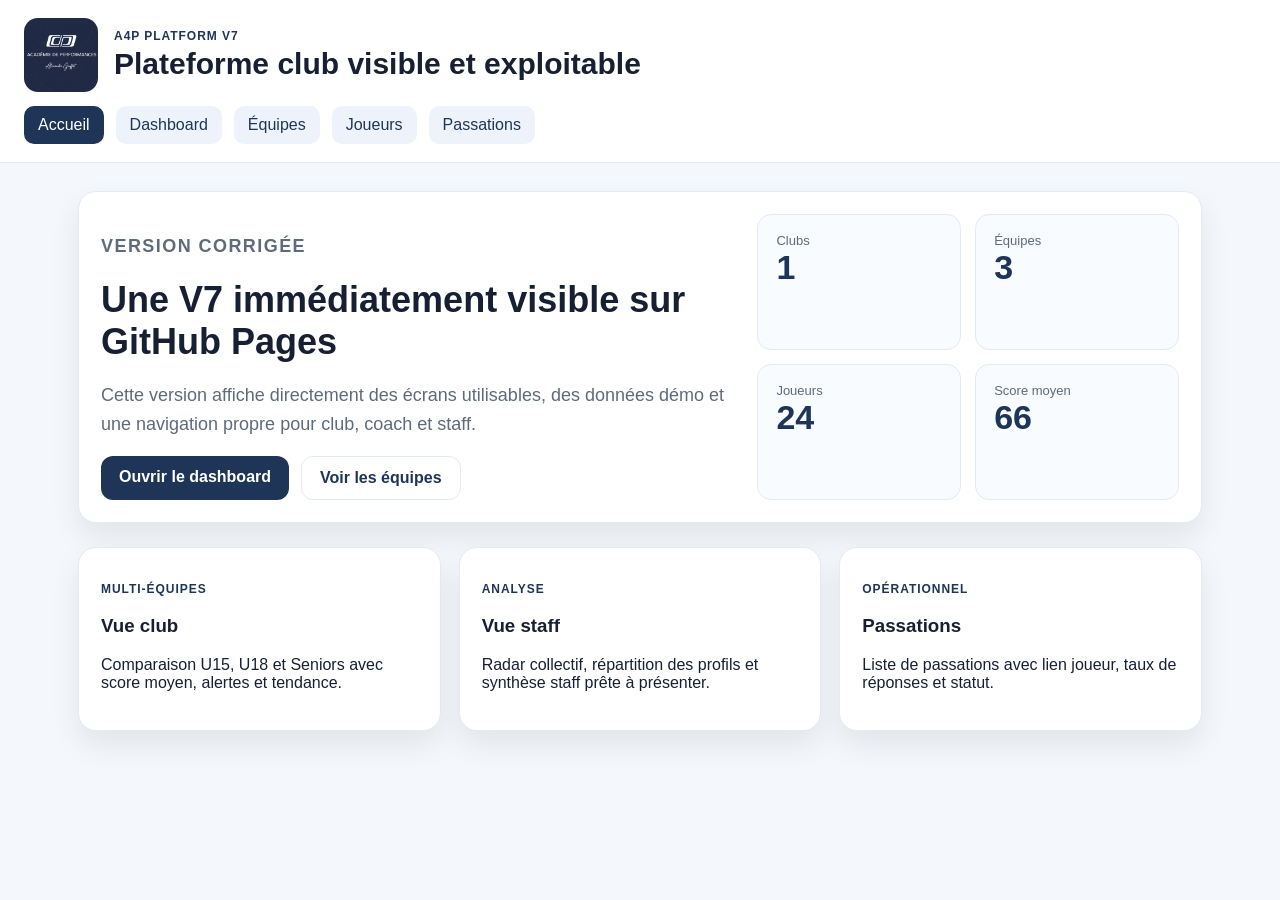
<file: index.html>
<!DOCTYPE html>
<html lang="fr">
<head>
  <meta charset="UTF-8" />
  <meta name="viewport" content="width=device-width, initial-scale=1.0" />
  <title>A4P Platform V7</title>
  <link rel="stylesheet" href="css/style.css" />
</head>
<body>
  <header class="topbar">
    <div class="brand">
      <img src="assets/logo-a4p.png" alt="A4P" class="logo" />
      <div>
        <div class="eyebrow">A4P Platform V7</div>
        <h1>Plateforme club visible et exploitable</h1>
      </div>
    </div>
    <nav class="nav">
      <a href="index.html" class="active">Accueil</a>
      <a href="dashboard.html">Dashboard</a>
      <a href="equipes.html">Équipes</a>
      <a href="joueurs.html">Joueurs</a>
      <a href="passations.html">Passations</a>
    </nav>
  </header>

  <main class="container">
    <section class="hero card">
      <div>
        <p class="eyebrow">Version corrigée</p>
        <h2>Une V7 immédiatement visible sur GitHub Pages</h2>
        <p>Cette version affiche directement des écrans utilisables, des données démo et une navigation propre pour club, coach et staff.</p>
        <div class="actions">
          <a class="btn" href="dashboard.html">Ouvrir le dashboard</a>
          <a class="btn secondary" href="equipes.html">Voir les équipes</a>
        </div>
      </div>
      <div class="hero-panel">
        <div class="metric"><span>Clubs</span><strong>1</strong></div>
        <div class="metric"><span>Équipes</span><strong>3</strong></div>
        <div class="metric"><span>Joueurs</span><strong>24</strong></div>
        <div class="metric"><span>Score moyen</span><strong>66</strong></div>
      </div>
    </section>

    <section class="grid three">
      <article class="card">
        <p class="eyebrow">Multi-équipes</p>
        <h3>Vue club</h3>
        <p>Comparaison U15, U18 et Seniors avec score moyen, alertes et tendance.</p>
      </article>
      <article class="card">
        <p class="eyebrow">Analyse</p>
        <h3>Vue staff</h3>
        <p>Radar collectif, répartition des profils et synthèse staff prête à présenter.</p>
      </article>
      <article class="card">
        <p class="eyebrow">Opérationnel</p>
        <h3>Passations</h3>
        <p>Liste de passations avec lien joueur, taux de réponses et statut.</p>
      </article>
    </section>
  </main>
</body>
</html>
</file>
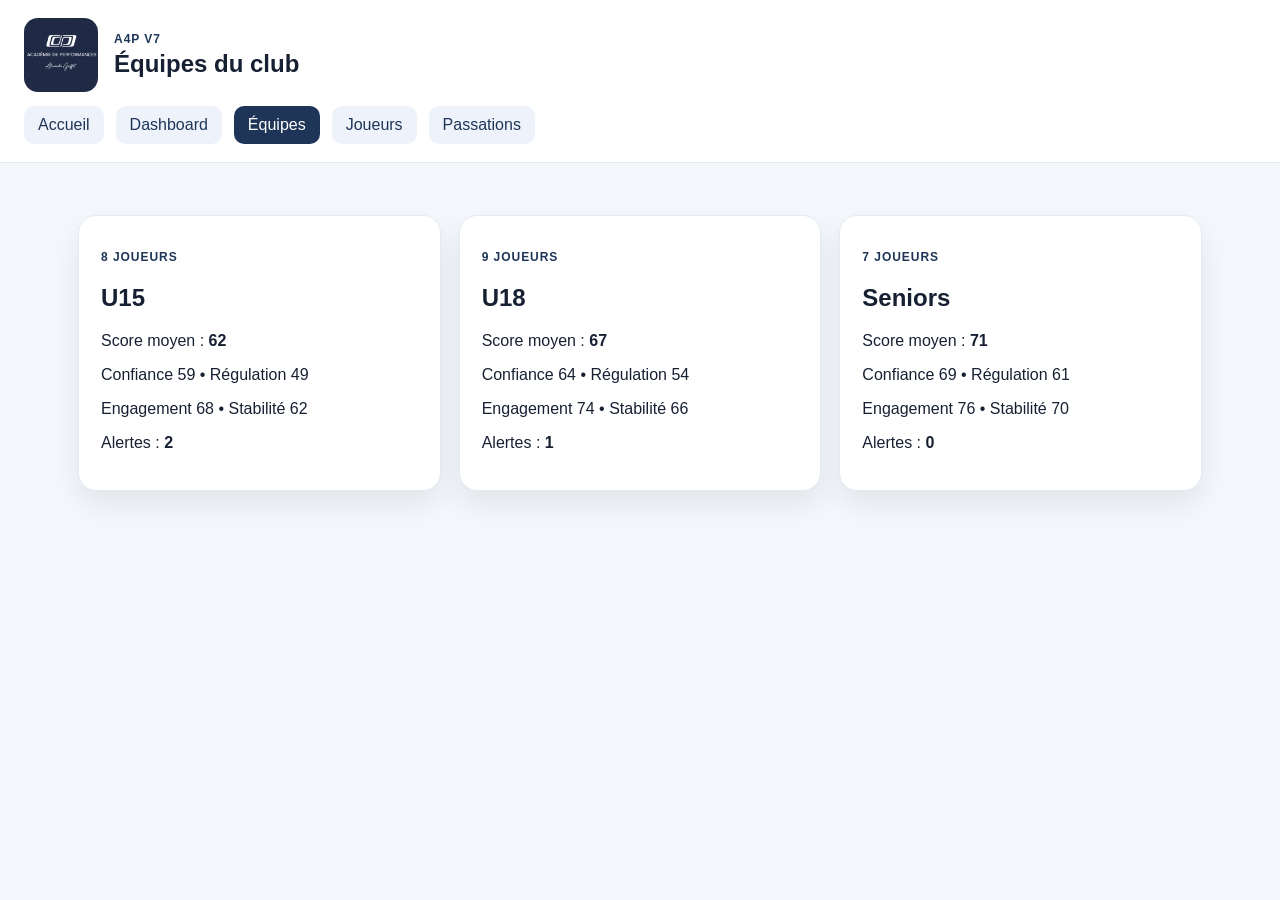
<file: equipes.html>
<!DOCTYPE html>
<html lang="fr">
<head>
  <meta charset="UTF-8" />
  <meta name="viewport" content="width=device-width, initial-scale=1.0" />
  <title>Équipes | A4P V7</title>
  <link rel="stylesheet" href="css/style.css" />
  <script defer src="js/equipes.js"></script>
</head>
<body>
  <header class="topbar">
    <div class="brand small"><img src="assets/logo-a4p.png" alt="A4P" class="logo" /><div><div class="eyebrow">A4P V7</div><h1>Équipes du club</h1></div></div>
    <nav class="nav"><a href="index.html">Accueil</a><a href="dashboard.html">Dashboard</a><a href="equipes.html" class="active">Équipes</a><a href="joueurs.html">Joueurs</a><a href="passations.html">Passations</a></nav>
  </header>
  <main class="container">
    <section class="grid three" id="teamsGrid"></section>
  </main>
</body>
</html>
</file>
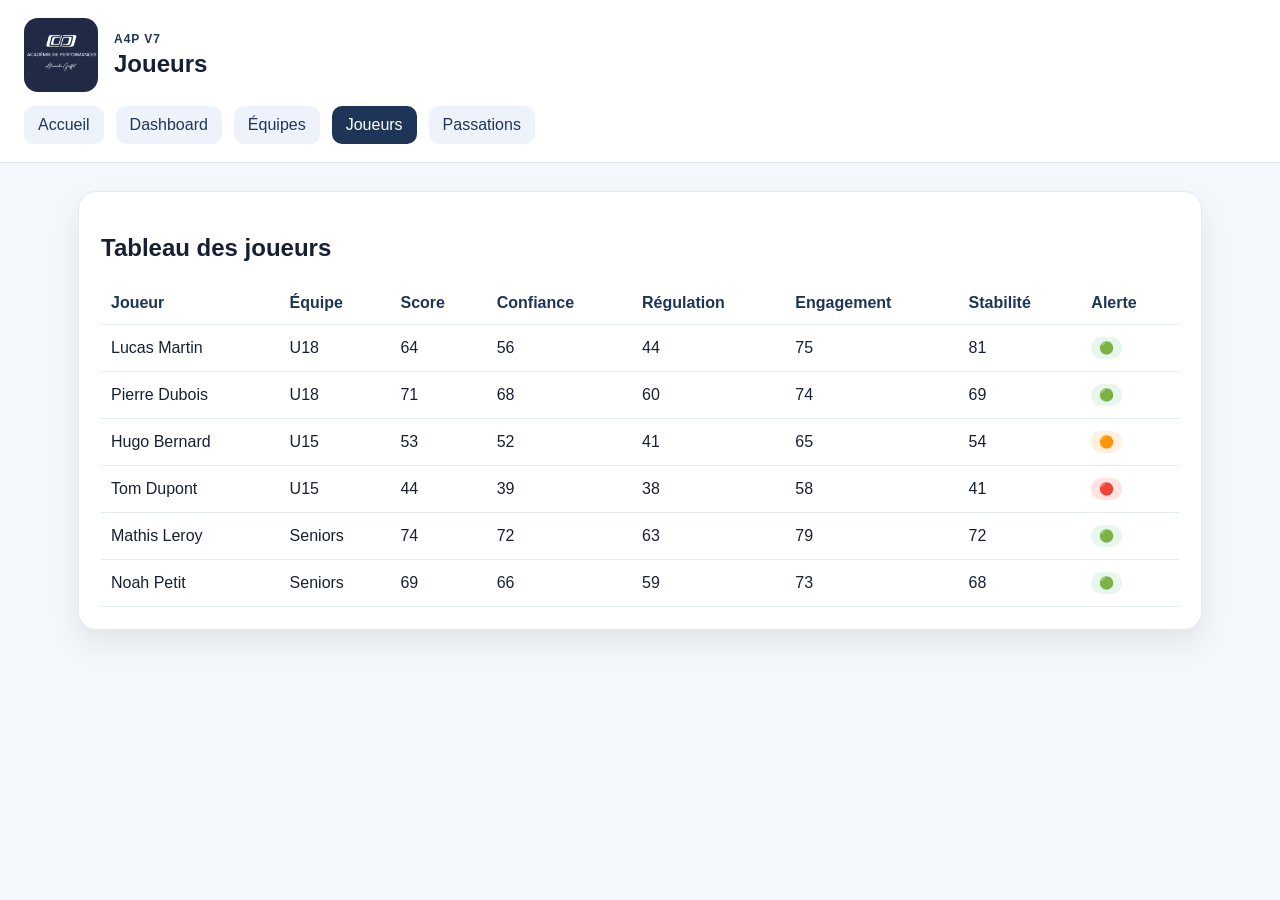
<file: joueurs.html>
<!DOCTYPE html>
<html lang="fr">
<head>
  <meta charset="UTF-8" />
  <meta name="viewport" content="width=device-width, initial-scale=1.0" />
  <title>Joueurs | A4P V7</title>
  <link rel="stylesheet" href="css/style.css" />
  <script defer src="js/joueurs.js"></script>
</head>
<body>
  <header class="topbar">
    <div class="brand small"><img src="assets/logo-a4p.png" alt="A4P" class="logo" /><div><div class="eyebrow">A4P V7</div><h1>Joueurs</h1></div></div>
    <nav class="nav"><a href="index.html">Accueil</a><a href="dashboard.html">Dashboard</a><a href="equipes.html">Équipes</a><a href="joueurs.html" class="active">Joueurs</a><a href="passations.html">Passations</a></nav>
  </header>
  <main class="container">
    <section class="card">
      <h2>Tableau des joueurs</h2>
      <table>
        <thead>
          <tr><th>Joueur</th><th>Équipe</th><th>Score</th><th>Confiance</th><th>Régulation</th><th>Engagement</th><th>Stabilité</th><th>Alerte</th></tr>
        </thead>
        <tbody id="playersBody"></tbody>
      </table>
    </section>
  </main>
</body>
</html>
</file>
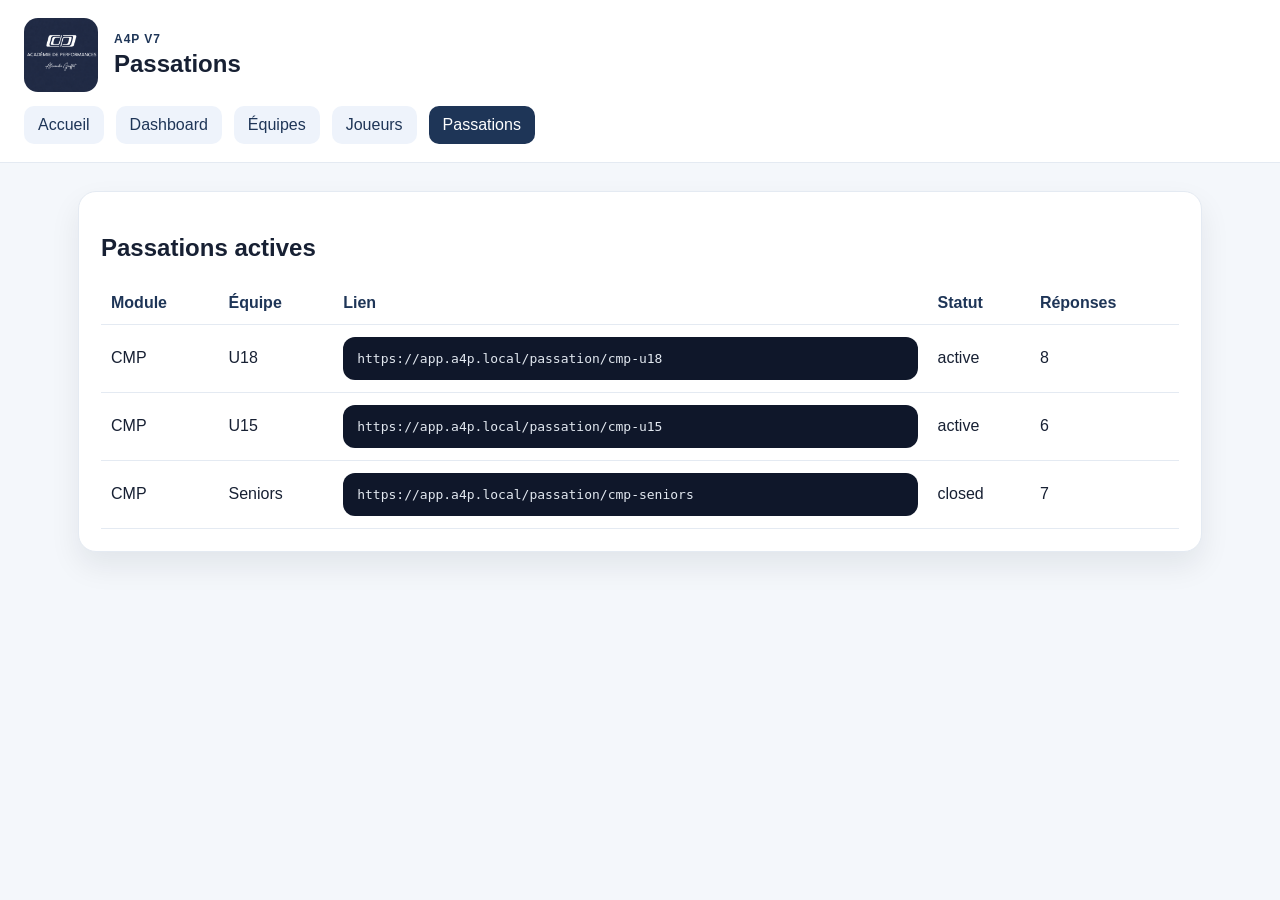
<file: passations.html>
<!DOCTYPE html>
<html lang="fr">
<head>
  <meta charset="UTF-8" />
  <meta name="viewport" content="width=device-width, initial-scale=1.0" />
  <title>Passations | A4P V7</title>
  <link rel="stylesheet" href="css/style.css" />
  <script defer src="js/passations.js"></script>
</head>
<body>
  <header class="topbar">
    <div class="brand small"><img src="assets/logo-a4p.png" alt="A4P" class="logo" /><div><div class="eyebrow">A4P V7</div><h1>Passations</h1></div></div>
    <nav class="nav"><a href="index.html">Accueil</a><a href="dashboard.html">Dashboard</a><a href="equipes.html">Équipes</a><a href="joueurs.html">Joueurs</a><a href="passations.html" class="active">Passations</a></nav>
  </header>
  <main class="container">
    <section class="card">
      <h2>Passations actives</h2>
      <table>
        <thead><tr><th>Module</th><th>Équipe</th><th>Lien</th><th>Statut</th><th>Réponses</th></tr></thead>
        <tbody id="passationsBody"></tbody>
      </table>
    </section>
  </main>
</body>
</html>
</file>
<file: css/style.css>
:root{--bg:#f4f7fb;--card:#fff;--text:#172033;--muted:#5f6b7a;--line:#e4eaf2;--primary:#1e3557;--primary2:#294a78;--radius:18px;--shadow:0 14px 30px rgba(16,24,40,.08)}
*{box-sizing:border-box}body{margin:0;font-family:Inter,Arial,Helvetica,sans-serif;background:var(--bg);color:var(--text)}
.topbar{padding:18px 24px;border-bottom:1px solid var(--line);background:#fff;position:sticky;top:0;z-index:10}.brand{display:flex;gap:16px;align-items:center}.brand.small h1{font-size:24px}.logo{width:74px;height:auto;border-radius:14px}.eyebrow{font-size:12px;text-transform:uppercase;letter-spacing:.08em;color:var(--primary);font-weight:700}.topbar h1{margin:4px 0 0;font-size:30px}.nav{display:flex;gap:12px;flex-wrap:wrap;margin-top:14px}.nav a{text-decoration:none;color:var(--primary);padding:10px 14px;border-radius:10px;background:#eef3fb}.nav a.active,.nav a:hover{background:var(--primary);color:#fff}.container{max-width:1180px;margin:0 auto;padding:28px}.card{background:var(--card);border:1px solid var(--line);border-radius:var(--radius);padding:22px;box-shadow:var(--shadow)}.hero{display:grid;grid-template-columns:1.2fr .8fr;gap:24px;align-items:stretch}.hero h2{font-size:36px;margin:8px 0 12px}.hero p{font-size:18px;color:var(--muted);line-height:1.6}.hero-panel{display:grid;grid-template-columns:repeat(2,1fr);gap:14px}.metric{background:#f8fbff;border:1px solid var(--line);border-radius:14px;padding:18px}.metric span{display:block;color:var(--muted);font-size:13px}.metric strong{font-size:34px;color:var(--primary)}.grid{display:grid;gap:18px;margin-top:24px}.grid.two{grid-template-columns:repeat(2,minmax(0,1fr))}.grid.three{grid-template-columns:repeat(3,minmax(0,1fr))}.grid.four{grid-template-columns:repeat(4,minmax(0,1fr))}.actions{display:flex;gap:12px;flex-wrap:wrap;margin-top:18px}.btn{display:inline-block;text-decoration:none;background:var(--primary);color:#fff;padding:12px 18px;border-radius:12px;font-weight:700}.btn.secondary{background:#fff;color:var(--primary);border:1px solid var(--line)}table{width:100%;border-collapse:collapse}th,td{padding:12px 10px;border-bottom:1px solid var(--line);text-align:left}th{color:var(--primary)}.badge{display:inline-block;padding:4px 8px;border-radius:999px;font-size:12px;font-weight:700}.green{background:#e7f7ee;color:#197a44}.orange{background:#fff1df;color:#a45a00}.red{background:#ffe3e3;color:#b3261e}code{display:block;background:#0f172a;color:#e2e8f0;padding:14px;border-radius:12px;overflow:auto}.kpi p{margin:6px 0 0;font-size:34px;font-weight:800;color:var(--primary)}.kpi h3{margin:0;color:var(--muted);font-size:14px}
@media (max-width:900px){.hero,.grid.two,.grid.three,.grid.four{grid-template-columns:1fr}.topbar h1{font-size:24px}.hero h2{font-size:28px}.container{padding:18px}.logo{width:62px}}
</file>
